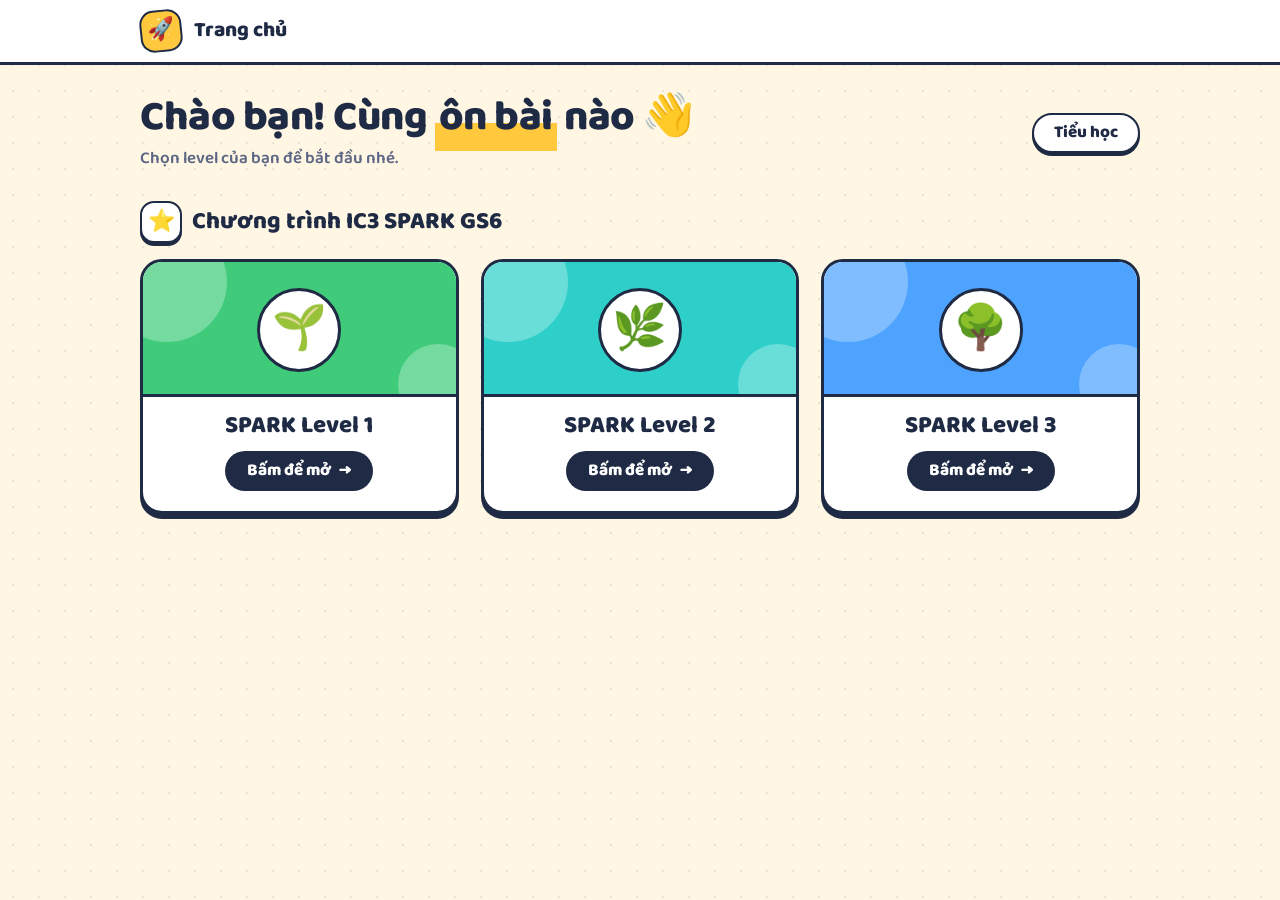
<file: index.html>
<!DOCTYPE html>
<html lang="vi">
<head>
<meta charset="utf-8">
<meta name="viewport" content="width=device-width,initial-scale=1">
<title>Trang chủ</title>
<link rel="preconnect" href="https://fonts.googleapis.com">
<link rel="preconnect" href="https://fonts.gstatic.com" crossorigin>
<link href="https://fonts.googleapis.com/css2?family=Baloo+2:wght@500;600;700;800&display=swap" rel="stylesheet">
<link rel="stylesheet" href="student.css?v=3">
</head>
<body>
<div class="topbar"><div class="wrap"><a href="#/"><span id="siteIcon"></span><span id="siteTitle"></span></a></div></div>
<main class="wrap" id="app"><div class="empty">Đang tải…</div></main>
<script>
const esc=s=>String(s??'').replace(/[&<>"']/g,c=>({'&':'&amp;','<':'&lt;','>':'&gt;','"':'&quot;',"'":'&#39;'}[c]));
const safeUrl=u=>/^(https?:\/\/|quiz\.html\?|flashcard\.html\?)/i.test(u||'')?u:'';
const md=s=>esc(s).replace(/\*\*(.+?)\*\*/g,'<b>$1</b>');
let D,cur=0;

function render(){
  document.getElementById('siteIcon').textContent=D.siteIcon||'';
  document.getElementById('siteTitle').textContent=D.siteTitle||'';
  document.title=D.siteTitle||'Trang chủ';
  const groups=D.groups||[], g=groups[cur]||{programs:[]};

  let h=`<section class="hero"><div><h1>Chào bạn! Cùng <mark>ôn bài</mark> nào 👋</h1><p>Chọn level của bạn để bắt đầu nhé.</p></div>`;
  if(groups.length>1) h+=`<div class="tabs" role="group" aria-label="Chọn cấp học">${groups.map((x,j)=>`<button class="tab" data-g="${j}" aria-pressed="${j===cur}">${esc(x.name)}</button>`).join('')}</div>`;
  else if(groups.length===1) h+=`<span class="badge-group">${esc(g.name)}</span>`;
  h+=`</section>`;

  const progs=g.programs||[];
  progs.forEach((p,i)=>{
    h+=`<section class="prog"><div class="sec-head"><h2><span class="sico">${esc(p.icon)}</span>${esc(p.title)}</h2></div><div class="levels">`;
    h+=(p.levels||[]).map((l,li)=>{
      return `<a class="level ${esc(l.color)}" href="#/${cur}/${i}/${li}">
        <div class="top"><div class="ico">${esc(l.icon)}</div></div>
        <div class="body"><h3>${esc(l.name)}</h3><span class="go">Bấm để mở <i>→</i></span></div></a>`;
    }).join('')+`</div></section>`;
  });
  if(!progs.length&&groups.length) h+=`<div class="empty">Chưa có chương trình nào.</div>`;

  document.getElementById('app').innerHTML=h;

  document.querySelectorAll('.tab').forEach(b=>b.onclick=()=>{cur=+b.dataset.g;render()});
}

// Dữ liệu cũ (reviews) vẫn đọc được: chuyển thành 1 chủ đề không tên
const legacy=l=>(l.reviews&&l.reviews.length)?[{title:'',lessons:l.reviews.map((r,n)=>({nums:String(n+1),name:r.name,lessonUrl:'',reviewUrl:r.url}))}]:[];
const btn=(u,cls,label,back)=>{u=safeUrl(u);if(u&&back&&/^quiz\.html\?/i.test(u))u+='&b='+back;return u?`<a class="lb ${cls}" href="${esc(u)}"${/^https?:/i.test(u)?' target="_blank" rel="noopener"':''}>${label}</a>`:`<span class="lb off">${label}</span>`};
function renderReview(gi,pi,li){
  const l=(((D.groups[gi]||{}).programs||[])[pi]||{}).levels?.[li];
  if(!l){location.hash='#/';return}
  const topics=l.topics||legacy(l),doc=safeUrl(l.docUrl),col=esc(l.color||'blue');
  const rows=t=>(t.lessons||[]).map(s=>`<div class="lrow"><span class="lnum">${esc(s.nums)}</span><span class="lname">${esc(s.name)}</span><div class="lbtns">${btn(s.lessonUrl,'les','Thẻ ghi nhớ')}${btn(s.reviewUrl,'rev','Ôn tập',gi+'/'+pi+'/'+li)}</div></div>`).join('')||'<div class="empty">Chưa có bài nào.</div>';
  document.getElementById('app').innerHTML=`<div class="navrow"><a class="back" href="#/">← Quay lại</a>${doc?`<a class="back" href="${esc(doc)}" target="_blank" rel="noopener">📄 Tài liệu</a>`:''}</div>
    <div class="banner ${col}"><div class="bmain"><div class="ico">${esc(l.icon||'📝')}</div><h1>${esc(l.reviewTitle||l.name)}</h1></div></div>`
  +(topics.length?topics.map(t=>`<section class="topic">${t.title?`<h2>${esc(t.title)}</h2>`:''}<div class="lrows ${col}">${rows(t)}</div></section>`).join(''):'<div class="empty">Chưa có bài nào.</div>');
}

function setBrand(){
  document.getElementById('siteIcon').textContent=D.siteIcon||'';
  document.getElementById('siteTitle').textContent=D.siteTitle||'';
  document.title=D.siteTitle||'Trang chủ';
}
function route(){
  setBrand();
  const m=location.hash.match(/^#\/(\d+)\/(\d+)\/(\d+)$/);
  if(m){cur=+m[1];renderReview(+m[1],+m[2],+m[3])}else render();
  window.scrollTo(0,0);
}
window.addEventListener('hashchange',()=>D&&route());
const sc=document.createElement('script');
sc.src='data.js?v='+Date.now();
sc.onload=()=>{D=window.SITE_DATA;route()};
sc.onerror=()=>document.getElementById('app').innerHTML='<div class="empty">Không tải được dữ liệu (data.js).</div>';
document.body.appendChild(sc);
</script>
</body>
</html>
</file>
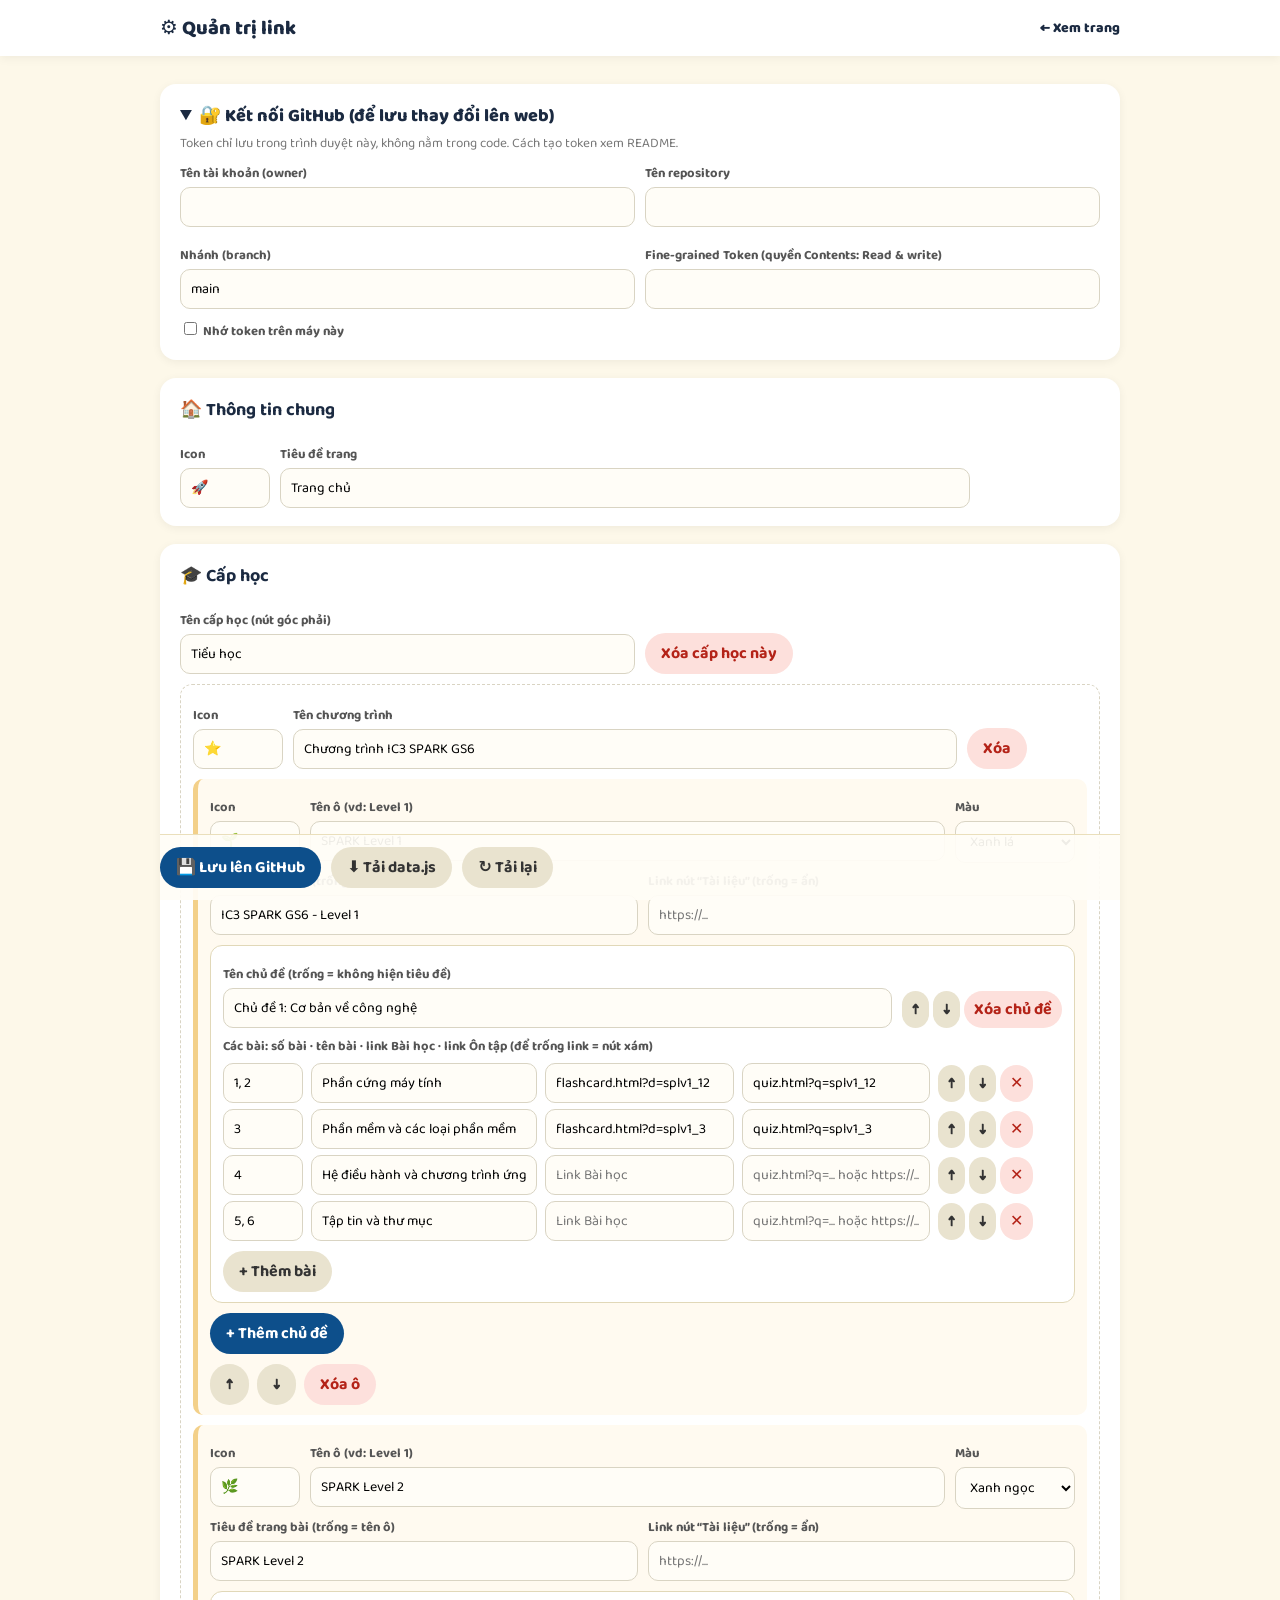
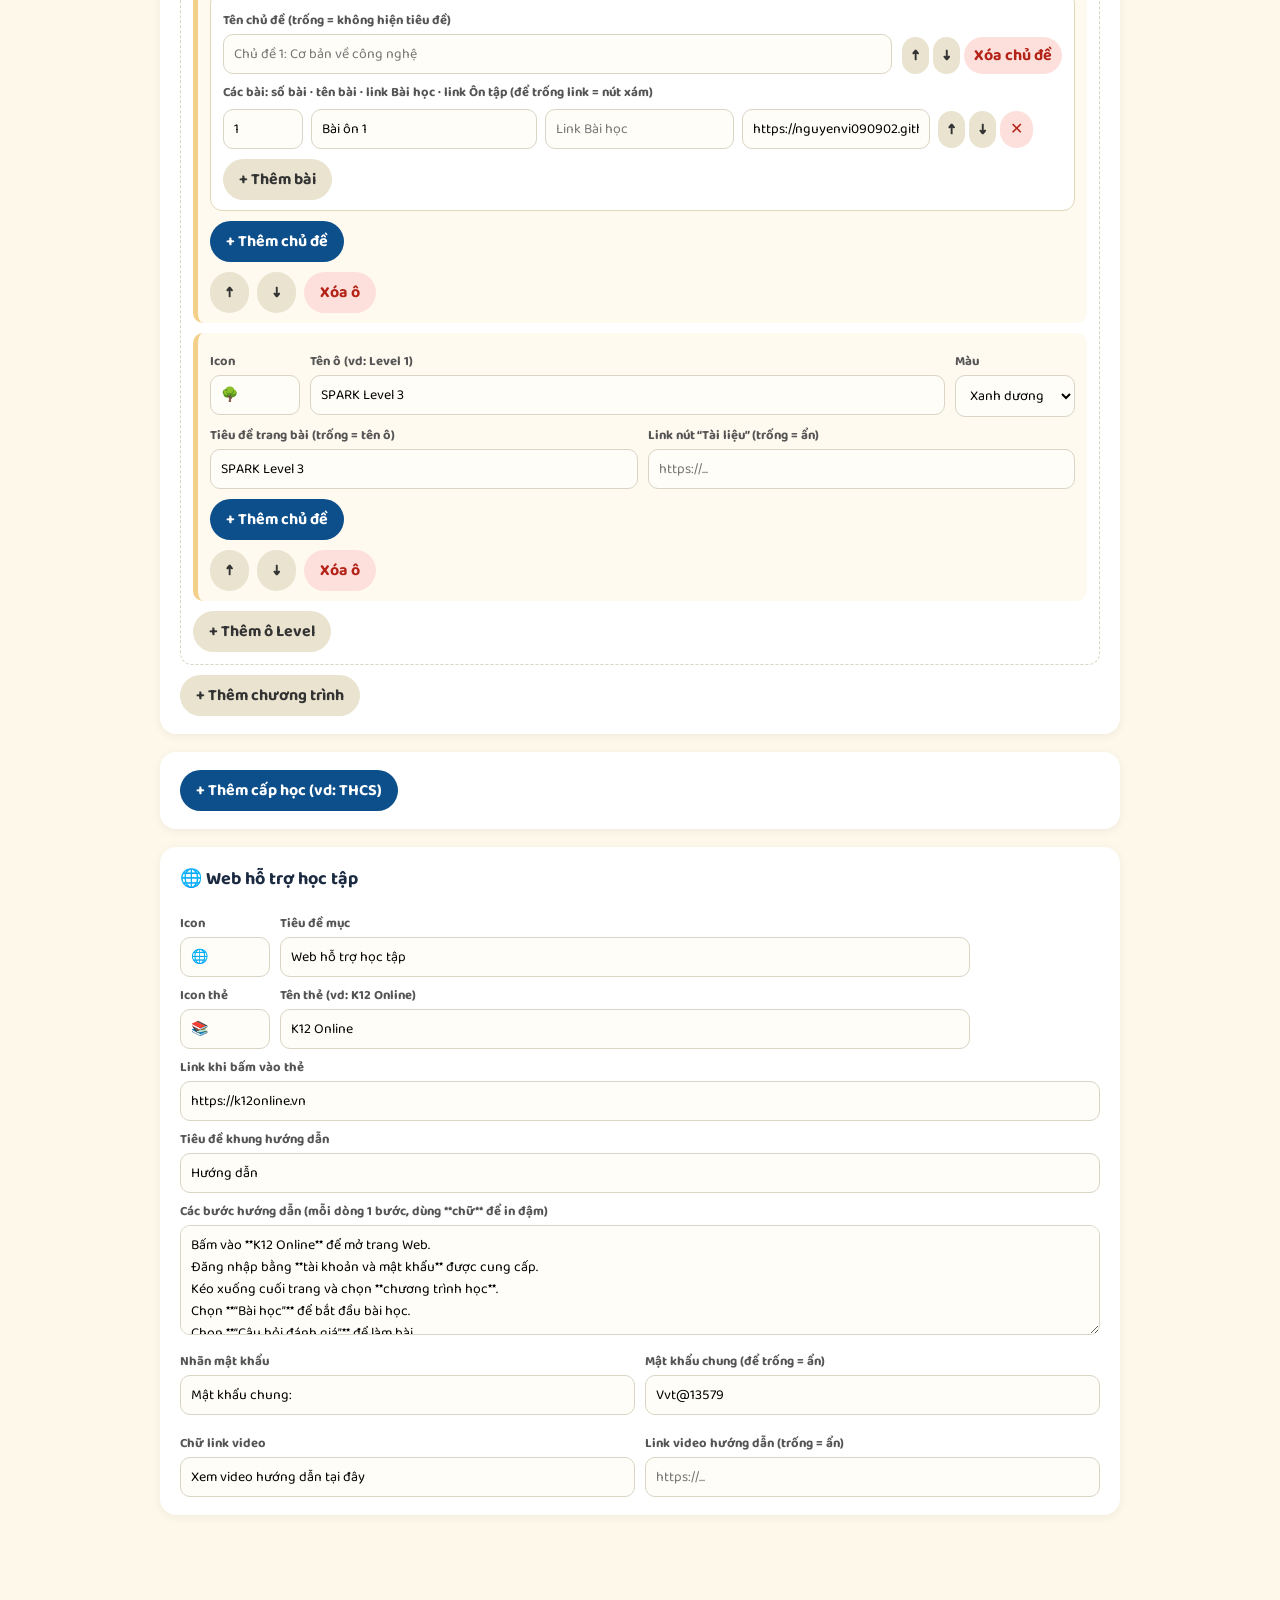
<file: admin.html>
<!DOCTYPE html>
<html lang="vi">
<head>
<meta charset="utf-8">
<meta name="viewport" content="width=device-width,initial-scale=1">
<title>Quản trị link</title>
<meta name="robots" content="noindex">
<link href="https://fonts.googleapis.com/css2?family=Baloo+2:wght@500;600;700;800&display=swap" rel="stylesheet">
<link rel="stylesheet" href="style.css">
<style>
.card{background:#fff;border-radius:16px;padding:18px 20px;margin-bottom:18px;box-shadow:0 2px 10px rgba(0,0,0,.06)}
.card h3{margin:0 0 12px;font-size:18px}
label{display:block;font-size:13px;font-weight:700;margin:8px 0 3px;color:#555}
input,select,textarea{width:100%;font:inherit;font-size:14px;padding:8px 10px;border:1.5px solid #d9d4c3;border-radius:10px;background:#fffdf7}
textarea{min-height:110px;resize:vertical}
.g2{display:grid;grid-template-columns:1fr 1fr;gap:10px}
.g3{display:grid;grid-template-columns:90px 1fr 120px;gap:10px}
.g4r{display:grid;grid-template-columns:80px 1.2fr 1fr 1fr 124px;gap:8px;margin:6px 0;align-items:center}
.g2t{display:grid;grid-template-columns:1fr auto;gap:10px;align-items:end}
.tp{border:1.5px solid #e1d8b8;background:#fff;border-radius:12px;padding:10px 12px;margin:10px 0}
.mini{display:flex;gap:4px}.mini .b{padding:6px 10px}
.sub{border:1.5px dashed #d9d4c3;border-radius:12px;padding:12px;margin:10px 0}
.lv{border-left:5px solid #f3d089;background:#fffaf0;border-radius:10px;padding:10px 12px;margin:10px 0}
.bar{display:flex;gap:8px;flex-wrap:wrap;align-items:center;margin-top:10px}
button.b{border:0;border-radius:999px;padding:8px 16px;font:inherit;font-weight:700;cursor:pointer;background:#e9e3cf;color:#333}
button.b.p{background:var(--blue);color:#fff}
button.b.d{background:#fde0dc;color:#b42318}
.sticky{position:sticky;bottom:0;background:#fffdf7ee;padding:12px 0;border-top:1px solid #eadfbb;display:flex;gap:10px;flex-wrap:wrap;align-items:center;z-index:3}
#msg{font-weight:700}
.ok{color:#1a7f37}.err{color:#b42318}
details summary{cursor:pointer;font-weight:800;font-size:18px}
small{color:#777}
@media(max-width:600px){.g4r,.g2,.g2t,.g3{grid-template-columns:1fr}}
</style>
</head>
<body>
<div class="topbar"><div class="wrap">⚙️ Quản trị link <a href="index.html" style="margin-left:auto;font-size:14px">← Xem trang</a></div></div>
<main class="wrap">
<div class="card">
<details id="conn"><summary>🔐 Kết nối GitHub (để lưu thay đổi lên web)</summary>
<small>Token chỉ lưu trong trình duyệt này, không nằm trong code. Cách tạo token xem README.</small>
<div class="g2">
<div><label>Tên tài khoản (owner)</label><input id="owner"></div>
<div><label>Tên repository</label><input id="repo"></div>
<div><label>Nhánh (branch)</label><input id="branch" value="main"></div>
<div><label>Fine-grained Token (quyền Contents: Read & write)</label><input id="token" type="password" autocomplete="off"></div>
</div>
<div class="bar"><label style="margin:0"><input type="checkbox" id="remember" style="width:auto"> Nhớ token trên máy này</label></div>
</details></div>
<div id="editor"><div class="empty">Đang tải…</div></div>
<div class="sticky">
<button class="b p" id="save">💾 Lưu lên GitHub</button>
<button class="b" id="dl">⬇ Tải data.js</button>
<button class="b" id="reload">↻ Tải lại</button>
<span id="msg"></span>
</div>
</main>
<script>
const esc=s=>String(s??'').replace(/[&<>"']/g,c=>({'&':'&amp;','<':'&lt;','>':'&gt;','"':'&quot;',"'":'&#39;'}[c]));
const COLORS={yellow:'Vàng',orange:'Cam',red:'Đỏ',green:'Xanh lá',blue:'Xanh dương',purple:'Tím',teal:'Xanh ngọc',pink:'Hồng'};
let D;
const $=id=>document.getElementById(id);
const msg=(t,c)=>{$('msg').textContent=t;$('msg').className=c||''};

// auto-detect owner/repo from github.io URL
(function(){
  const s=JSON.parse(localStorage.getItem('gh_conn')||'{}');
  const m=location.hostname.match(/^(.+)\.github\.io$/);
  $('owner').value=s.owner||(m?m[1]:'');
  $('repo').value=s.repo||(m?location.pathname.split('/')[1]||'':'');
  $('branch').value=s.branch||'main';
  if(s.token){$('token').value=s.token;$('remember').checked=true}
  else $('conn').open=true;
})();

function parse(txt){return JSON.parse(txt.replace(/^[^{]*/,'').replace(/;\s*$/,''))}
function load(){
  const old=document.getElementById('dataScript');if(old)old.remove();
  delete window.SITE_DATA;
  const sc=document.createElement('script');sc.id='dataScript';
  sc.src='data.js?v='+Date.now();
  sc.onload=()=>{D=JSON.parse(JSON.stringify(window.SITE_DATA));
    D.groups.forEach(g=>g.programs.forEach(p=>p.levels.forEach(l=>{
      if(!l.topics)l.topics=(l.reviews&&l.reviews.length)?[{title:'',lessons:l.reviews.map((r,n)=>({nums:String(n+1),name:r.name||'',lessonUrl:'',reviewUrl:r.url||''}))}]:[];
      l.topics.forEach(t=>t.lessons=t.lessons||[]);
      l.reviewTitle=l.reviewTitle??l.name;l.docUrl=l.docUrl||'';
      delete l.reviews;delete l.reviewIcon;delete l.lessonUrl;delete l.reviewUrl})));
    render();msg('')};
  sc.onerror=()=>{$('editor').innerHTML='<div class="empty">Không tải được data.js</div>'};
  document.body.appendChild(sc);
}
function opts(sel){return Object.entries(COLORS).map(([k,v])=>`<option value="${k}"${k===sel?' selected':''}>${v}</option>`).join('')}
function input(p,label,v,ph){return `<div><label>${label}</label><input data-p="${p}" value="${esc(v)}" placeholder="${esc(ph||'')}"></div>`}

function render(){
  let h=`<div class="card"><h3>🏠 Thông tin chung</h3><div class="g3">${input('siteIcon','Icon',D.siteIcon)}${input('siteTitle','Tiêu đề trang',D.siteTitle)}<div></div></div></div>`;
  D.groups.forEach((g,gi)=>{
    h+=`<div class="card"><h3>🎓 Cấp học</h3>
      <div class="g2">${input(`groups.${gi}.name`,'Tên cấp học (nút góc phải)',g.name)}
      <div class="bar" style="align-items:end"><button class="b d" data-act="delGroup" data-i="${gi}">Xóa cấp học này</button></div></div>`;
    g.programs.forEach((p,pi)=>{
      h+=`<div class="sub"><div class="g3">${input(`groups.${gi}.programs.${pi}.icon`,'Icon',p.icon)}${input(`groups.${gi}.programs.${pi}.title`,'Tên chương trình',p.title)}<div class="bar" style="align-items:end"><button class="b d" data-act="delProg" data-g="${gi}" data-i="${pi}">Xóa</button></div></div>`;
      p.levels.forEach((l,li)=>{
        const b=`groups.${gi}.programs.${pi}.levels.${li}`,al=`data-g="${gi}" data-p="${pi}" data-i="${li}"`;
        h+=`<div class="lv"><div class="g3">${input(b+'.icon','Icon',l.icon)}${input(b+'.name','Tên ô (vd: Level 1)',l.name)}
          <div><label>Màu</label><select data-p="${b}.color">${opts(l.color)}</select></div></div>
          <div class="g2">${input(b+'.reviewTitle','Tiêu đề trang bài (trống = tên ô)',l.reviewTitle,'IC3 SPARK GS6 - Level 1')}${input(b+'.docUrl','Link nút “Tài liệu” (trống = ẩn)',l.docUrl,'https://...')}</div>`;
        (l.topics||[]).forEach((t,ti)=>{
          const tb=`${b}.topics.${ti}`,at=`${al} data-t="${ti}"`;
          h+=`<div class="tp"><div class="g2t">${input(tb+'.title','Tên chủ đề (trống = không hiện tiêu đề)',t.title,'Chủ đề 1: Cơ bản về công nghệ')}
            <div class="mini"><button class="b" data-act="upTp" ${at}>↑</button><button class="b" data-act="downTp" ${at}>↓</button><button class="b d" data-act="delTp" ${at}>Xóa chủ đề</button></div></div>
            <label>Các bài: số bài · tên bài · link Bài học · link Ôn tập (để trống link = nút xám)</label>`;
          (t.lessons||[]).forEach((s,si)=>{
            const sb=`${tb}.lessons.${si}`,as=`${at} data-r="${si}"`;
            h+=`<div class="g4r"><input data-p="${sb}.nums" value="${esc(s.nums)}" placeholder="1, 2"><input data-p="${sb}.name" value="${esc(s.name)}" placeholder="Tên bài"><input data-p="${sb}.lessonUrl" value="${esc(s.lessonUrl)}" placeholder="Link Bài học"><input data-p="${sb}.reviewUrl" value="${esc(s.reviewUrl)}" placeholder="quiz.html?q=... hoặc https://..."><span class="mini"><button class="b" data-act="upLs" ${as}>↑</button><button class="b" data-act="downLs" ${as}>↓</button><button class="b d" data-act="delLs" ${as}>✕</button></span></div>`;
          });
          h+=`<div class="bar"><button class="b" data-act="addLs" ${at}>+ Thêm bài</button></div></div>`;
        });
        h+=`<div class="bar"><button class="b p" data-act="addTp" ${al}>+ Thêm chủ đề</button></div>
          <div class="bar"><button class="b" data-act="up" ${al}>↑</button><button class="b" data-act="down" ${al}>↓</button><button class="b d" data-act="delLv" ${al}>Xóa ô</button></div></div>`;
      });
      h+=`<button class="b" data-act="addLv" data-g="${gi}" data-i="${pi}">+ Thêm ô Level</button></div>`;
    });
    h+=`<div class="bar"><button class="b" data-act="addProg" data-i="${gi}">+ Thêm chương trình</button></div></div>`;
  });
  h+=`<div class="card"><button class="b p" data-act="addGroup">+ Thêm cấp học (vd: THCS)</button></div>`;
  const s=D.support;
  h+=`<div class="card"><h3>🌐 Web hỗ trợ học tập</h3>
    <div class="g3">${input('support.icon','Icon',s.icon)}${input('support.title','Tiêu đề mục',s.title)}<div></div></div>
    <div class="g3">${input('support.cardIcon','Icon thẻ',s.cardIcon)}${input('support.cardName','Tên thẻ (vd: K12 Online)',s.cardName)}<div></div></div>
    ${input('support.cardUrl','Link khi bấm vào thẻ',s.cardUrl,'https://...')}
    ${input('support.guideTitle','Tiêu đề khung hướng dẫn',s.guideTitle)}
    <label>Các bước hướng dẫn (mỗi dòng 1 bước, dùng **chữ** để in đậm)</label>
    <textarea data-p="support.steps" data-lines="1">${esc((s.steps||[]).join('\n'))}</textarea>
    <div class="g2">${input('support.passwordLabel','Nhãn mật khẩu',s.passwordLabel)}${input('support.password','Mật khẩu chung (để trống = ẩn)',s.password)}
    ${input('support.videoText','Chữ link video',s.videoText)}${input('support.videoUrl','Link video hướng dẫn (trống = ẩn)',s.videoUrl,'https://...')}</div></div>`;
  $('editor').innerHTML=h;
}
function setPath(p,v){const k=p.split('.');let o=D;for(let i=0;i<k.length-1;i++)o=o[k[i]];o[k[k.length-1]]=v}
document.addEventListener('input',e=>{
  const p=e.target.dataset.p;if(!p)return;
  setPath(p,e.target.dataset.lines?e.target.value.split('\n').map(x=>x.trim()).filter(Boolean):e.target.value);
});
document.addEventListener('click',e=>{
  const b=e.target.closest('[data-act]');if(!b)return;
  const a=b.dataset.act,g=+b.dataset.g,i=+b.dataset.i,p=+b.dataset.p;
  if(a==='addGroup')D.groups.push({name:'Cấp học mới',programs:[]});
  if(a==='delGroup'&&confirm('Xóa cả cấp học này?'))D.groups.splice(i,1);
  if(a==='addProg')D.groups[i].programs.push({title:'Chương trình mới',icon:'⭐',levels:[]});
  if(a==='delProg'&&confirm('Xóa chương trình này?'))D.groups[g].programs.splice(i,1);
  if(a==='addLv')D.groups[g].programs[i].levels.push({name:'Level mới',icon:'🌟',color:'blue',reviewTitle:'Level mới',docUrl:'',topics:[]});
  if(a==='delLv'&&confirm('Xóa ô này?'))D.groups[g].programs[p].levels.splice(i,1);
  const LV=()=>D.groups[g].programs[p].levels[i];
  const TP=()=>LV().topics,LS=()=>TP()[+b.dataset.t].lessons,mv=(A,x,y)=>{if(y>=0&&y<A.length)[A[x],A[y]]=[A[y],A[x]]};
  if(a==='addTp')TP().push({title:'Chủ đề '+(TP().length+1),lessons:[]});
  if(a==='delTp'&&confirm('Xóa chủ đề này và các bài trong đó?'))TP().splice(+b.dataset.t,1);
  if(a==='upTp'||a==='downTp'){const t=+b.dataset.t;mv(TP(),t,a==='upTp'?t-1:t+1)}
  if(a==='addLs'){const n=TP().reduce((x,t)=>x+t.lessons.length,0)+1;LS().push({nums:String(n),name:'Bài mới',lessonUrl:'',reviewUrl:''})}
  if(a==='delLs')LS().splice(+b.dataset.r,1);
  if(a==='upLs'||a==='downLs'){const r=+b.dataset.r;mv(LS(),r,a==='upLs'?r-1:r+1)}
  if(a==='up'||a==='down'){const L=D.groups[g].programs[p].levels,j=a==='up'?i-1:i+1;if(j>=0&&j<L.length)[L[i],L[j]]=[L[j],L[i]]}
  render();
});
const out=()=>'window.SITE_DATA = '+JSON.stringify(D,null,2)+';\n';
$('dl').onclick=()=>{const a=document.createElement('a');a.href=URL.createObjectURL(new Blob([out()],{type:'text/javascript'}));a.download='data.js';a.click()};
$('reload').onclick=()=>{if(confirm('Bỏ thay đổi chưa lưu và tải lại?'))load()};
$('save').onclick=async()=>{
  const owner=$('owner').value.trim(),repo=$('repo').value.trim(),branch=$('branch').value.trim()||'main',token=$('token').value.trim();
  if(!owner||!repo||!token){$('conn').open=true;return msg('Cần nhập owner, repo và token','err')}
  localStorage.setItem('gh_conn',JSON.stringify({owner,repo,branch,token:$('remember').checked?token:''}));
  msg('Đang lưu…');
  const url=`https://api.github.com/repos/${owner}/${repo}/contents/data.js`;
  const H={Authorization:'Bearer '+token,Accept:'application/vnd.github+json'};
  try{
    const r1=await fetch(url+'?ref='+encodeURIComponent(branch),{headers:H});
    if(!r1.ok&&r1.status!==404)throw new Error(r1.status===401||r1.status===403?'Token sai hoặc thiếu quyền':'Lỗi đọc file ('+r1.status+')');
    const sha=r1.ok?(await r1.json()).sha:undefined;
    const bytes=new TextEncoder().encode(out());let bin='';bytes.forEach(c=>bin+=String.fromCharCode(c));
    const r2=await fetch(url,{method:'PUT',headers:H,body:JSON.stringify({message:'Cập nhật link từ trang quản trị',content:btoa(bin),sha,branch})});
    if(!r2.ok)throw new Error((await r2.json()).message||('Lỗi '+r2.status));
    msg('Đã lưu ✓ Web sẽ cập nhật sau khoảng 1–2 phút.','ok');
  }catch(e){msg('Lỗi: '+e.message,'err')}
};
load();
</script>
</body>
</html>
</file>
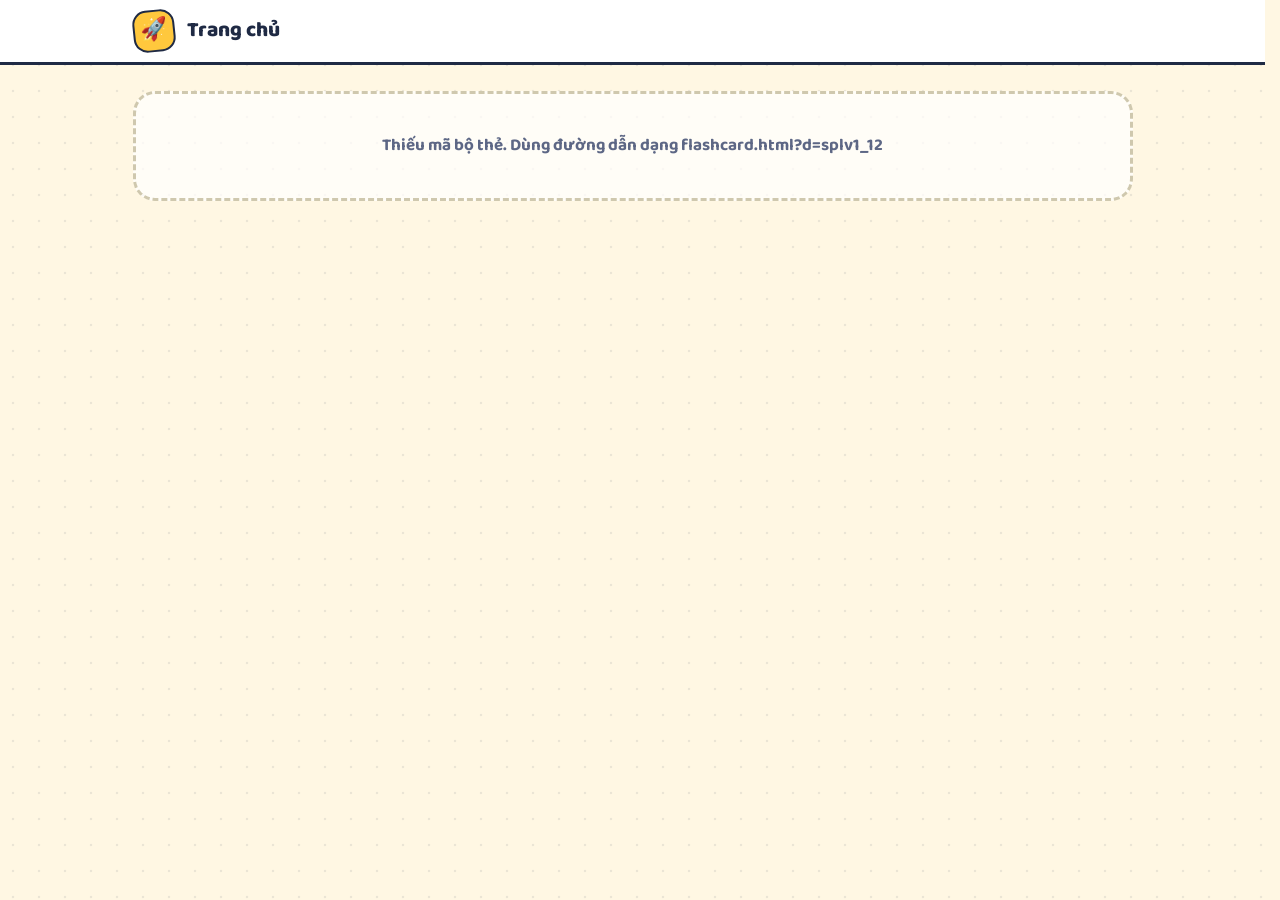
<file: flashcard.html>
<!DOCTYPE html>
<html lang="vi">
<head>
<meta charset="utf-8">
<meta name="viewport" content="width=device-width,initial-scale=1">
<title>Thẻ ghi nhớ</title>
<link rel="preconnect" href="https://fonts.googleapis.com">
<link rel="preconnect" href="https://fonts.gstatic.com" crossorigin>
<link href="https://fonts.googleapis.com/css2?family=Baloo+2:wght@500;600;700;800&display=swap" rel="stylesheet">
<link rel="stylesheet" href="student.css?v=3">
<style>
.navrow{display:flex;justify-content:space-between;align-items:center;gap:12px;flex-wrap:wrap}
.navrow .back{margin-bottom:12px}
.fc-banner{display:flex;align-items:center;gap:16px;flex-wrap:wrap}
.fc-banner h1{margin:0;font-size:clamp(22px,4vw,32px);font-weight:800;line-height:1.1}
.fc-banner p{margin:2px 0 0;font-weight:700}
.fc-banner .ico{display:grid;place-items:center;flex:none;width:64px;height:64px;border-radius:50%;background:#fff;border:3px solid var(--line);font-size:34px}

.fc-bar{display:flex;align-items:center;gap:14px;margin:0 0 18px}
.fc-count{flex:none;font-weight:800;font-size:18px;min-width:70px}
.fc-track{flex:1;height:18px;background:#fff;border:2.5px solid var(--line);border-radius:999px;overflow:hidden}
.fc-fill{height:100%;width:0;background:var(--c);border-right:2.5px solid var(--line);transition:width .25s}
.fc-stats{flex:none;font-weight:800;font-size:15px;display:flex;gap:10px}
.fc-stats span{background:#fff;border:2px solid var(--line);border-radius:999px;padding:1px 12px}

html{scrollbar-gutter:stable}
.scene{perspective:2600px;margin:0 auto;max-width:720px}
.card{display:grid;will-change:transform;transform-style:preserve-3d;transition:transform .45s cubic-bezier(.3,.7,.3,1);cursor:pointer;min-height:min(420px,62vh);outline-offset:6px;border-radius:var(--radius)}
.card.flipped{transform:rotateY(180deg)}
.face{grid-area:1/1;display:flex;flex-direction:column;align-items:center;justify-content:center;gap:16px;padding:60px 28px 40px;text-align:center;border:3px solid var(--line);border-radius:var(--radius);box-shadow:var(--shadow);backface-visibility:hidden;-webkit-backface-visibility:hidden;position:relative}
.face.front{background:#fff}
.face.back{background:var(--ct);transform:rotateY(180deg)}
.face .tag{position:absolute;top:16px;left:16px;font-weight:800;font-size:14px;background:var(--c);border:2.5px solid var(--line);border-radius:999px;padding:2px 14px;max-width:calc(100% - 100px)}
.face .side{position:absolute;top:16px;right:16px;font-weight:800;font-size:14px;color:var(--muted)}
.face .fico{display:grid;place-items:center;width:84px;height:84px;border-radius:50%;background:var(--ct);border:3px solid var(--line);font-size:44px;line-height:1}
.face.back .fico{background:#fff}
[hidden]{display:none!important}
.face .pic{display:block;width:auto;height:auto;max-width:min(100%,400px);max-height:210px;object-fit:contain;background:#fff;border:3px solid var(--line);border-radius:18px;padding:8px}
.face .txt{font-weight:800;font-size:clamp(24px,4.6vw,38px);line-height:1.2;max-width:34ch}
.face.back .txt{font-weight:700;font-size:clamp(20px,3.6vw,28px);text-align:left;display:grid;gap:10px;max-width:40ch}
.face.back .txt p{margin:0}
.face.back .txt p+p{padding-top:10px;border-top:2.5px dashed rgba(31,42,68,.25)}
.face.back .txt.cols{grid-auto-flow:column;grid-template-columns:auto auto;gap:12px 40px;max-width:100%;justify-content:center}
.face.back .txt.cols p+p{padding-top:0;border-top:0}
.face.back .txt.one{text-align:center}
.face.back .txt b{background:#fff;border-radius:8px;padding:0 6px}
.face .hint{position:absolute;bottom:14px;left:0;right:0;font-weight:700;font-size:14px;color:var(--muted)}

.fc-ctrl{display:flex;justify-content:center;align-items:center;gap:12px;flex-wrap:wrap;margin:26px 0 14px}
.fb{font:inherit;font-weight:800;font-size:17px;cursor:pointer;color:var(--ink);background:#fff;border:2.5px solid var(--line);border-radius:999px;padding:8px 24px;box-shadow:0 3px 0 var(--ink);transition:transform .12s,box-shadow .12s,background .12s}
.fb:hover:not(:disabled){transform:translateY(-2px);box-shadow:0 5px 0 var(--ink)}
.fb:active:not(:disabled){transform:translateY(2px);box-shadow:0 1px 0 var(--ink)}
.fb:disabled{background:#e3e0d6;color:var(--muted);border-style:dashed;box-shadow:none;cursor:default}
.fb.flip{background:var(--ink);color:#fff;padding:8px 32px}
.fb.no{background:#ffdeda}
.fb.yes{background:#d8f5e4}
.fb.big{font-size:19px;padding:10px 30px}
.fc-main{display:flex;align-items:flex-start;justify-content:center;gap:24px}
.fc-main .scene{flex:1 1 auto;min-width:0;max-width:720px;margin:0}
.fc-main .fc-ctrl{flex:none;flex-direction:column;align-items:stretch;justify-content:flex-start;gap:12px;width:170px;margin:0}
.fc-main .fc-ctrl .fb{width:100%;text-align:center;padding-left:12px;padding-right:12px}
.fc-tools{display:flex;justify-content:center;gap:10px;flex-wrap:wrap;margin-top:6px}
.fc-tools .fb{font-size:15px;padding:5px 18px}

.fc-done{max-width:560px;margin:10px auto;text-align:center;background:#fff;border:3px solid var(--line);border-radius:var(--radius);box-shadow:var(--shadow);padding:30px 24px}
.fc-done .trophy{font-size:60px;line-height:1}
.fc-done h2{margin:10px 0 6px;font-size:30px;font-weight:800}
.fc-done p{margin:0 0 18px;font-weight:700;color:var(--muted)}
.fc-done .fc-ctrl{margin:0}
.fc-done a.fb{text-decoration:none;display:inline-block}

@media(max-width:820px){
  .fc-main{flex-direction:column;align-items:stretch;gap:0}
  .fc-main .scene{max-width:none}
  .fc-main .fc-ctrl{flex-direction:row;width:100%;margin:22px 0 10px;justify-content:flex-end}
  .fc-main .fc-ctrl .fb{width:auto;flex:1}
}
@media(max-width:560px){
  .face.back .txt.cols{grid-auto-flow:row;grid-template-columns:1fr;grid-template-rows:none!important;justify-content:stretch;gap:10px}
  .face.back .txt.cols p+p{padding-top:10px;border-top:2.5px dashed rgba(31,42,68,.25)}
}
@media(max-width:700px){
  .face .pic{max-height:150px}
  .fc-bar{flex-wrap:wrap}
  .fc-track{order:3;flex:1 1 100%}
  .fc-stats{margin-left:auto}
  .face{padding:56px 18px 38px}
  .fb{padding:8px 18px}
  .fb.big{flex:1}
}
@media(prefers-reduced-motion:reduce){.card{transition:none}}
</style>
</head>
<body>
<div class="topbar"><div class="wrap"><a href="index.html"><span id="siteIcon">🚀</span><span>Trang chủ</span></a></div></div>
<main class="wrap" id="app"><div class="empty">Đang tải…</div></main>

<script>
const esc=s=>String(s??'').replace(/[&<>"']/g,c=>({'&':'&amp;','<':'&lt;','>':'&gt;','"':'&quot;',"'":'&#39;'}[c]));
const md=s=>esc(s).replace(/\*\*(.+?)\*\*/g,'<b>$1</b>');
const $=id=>document.getElementById(id);

const id=(new URLSearchParams(location.search).get('d')||'').replace(/[^\w-]/g,'');
let DECK,all,queue,pos,flipped,known,again;

const backUrl=()=>/^index\.html(#.*)?$/.test(DECK.backUrl||'')?DECK.backUrl:'index.html';
function shuffle(a){a=a.slice();for(let i=a.length-1;i>0;i--){const j=Math.floor(Math.random()*(i+1));[a[i],a[j]]=[a[j],a[i]]}return a}

function start(order){
  queue=order;pos=0;flipped=false;known=new Set();again=new Set();
  shell();show(false);
}

function shell(){
  const col=esc(DECK.color||'blue');
  $('app').innerHTML=`<div class="${col}">
    <div class="navrow"><a class="back" href="${esc(backUrl())}">← Quay lại</a></div>
    <div class="banner ${col} fc-banner">
      <div class="bmain"><div class="ico">${esc(DECK.icon||'🃏')}</div><div><h1>${esc(DECK.title)}</h1>${DECK.subtitle?`<p>${esc(DECK.subtitle)}</p>`:''}</div></div>
    </div>
    <div id="study">
      <div class="fc-bar"><div class="fc-count" id="count"></div><div class="fc-track"><div class="fc-fill" id="fill"></div></div>
        <div class="fc-stats"><span id="sYes">✅ 0</span></div></div>
      <div class="fc-main"><div class="scene"><div class="card" id="card" role="button" tabindex="0" aria-label="Thẻ ghi nhớ, bấm để lật">
        <div class="face front"><span class="tag" id="tag"></span><span class="side">Câu hỏi</span><div class="txt" id="front"></div><div class="hint">Bấm vào thẻ để xem đáp án</div></div>
        <div class="face back"><span class="tag" id="tag2"></span><span class="side">Đáp án</span><img class="pic" id="pic2" alt="" hidden><div class="fico" id="fico2"></div><div class="txt" id="back"></div></div>
      </div></div>
      <div class="fc-ctrl">
        <button class="fb big flip" id="flip">Lật thẻ</button>
        <button class="fb big yes" id="yes" disabled>✅ Đã nhớ</button>
      </div></div>
    </div>
    <div id="done" hidden></div>
  </div>`;
  $('card').onclick=flip;
  $('flip').onclick=flip;
  $('yes').onclick=mark;
}

function setPic(im,ico,src,icon){
  const showIcon=()=>{im.hidden=true;im.removeAttribute('src');ico.textContent=icon||'';ico.hidden=!icon};
  im.onerror=showIcon;
  if(src){im.src=src;im.hidden=false;ico.hidden=true}
  else showIcon();
}
function fill(c){
  $('tag').textContent=$('tag2').textContent=c.tag||'';
  setPic($('pic2'),$('fico2'),c.imgBack||c.img,c.icon);
  $('front').innerHTML=md(c.front);
  const lines=String(c.back).split('\n');
  const cols=lines.length>=4&&Math.max(...lines.map(l=>l.replace(/\*\*/g,'').length))<=40;
  const B=$('back');
  B.className='txt'+(lines.length===1?' one':'')+(cols?' cols':'');
  B.style.gridTemplateRows=cols?'repeat('+Math.ceil(lines.length/2)+',auto)':'';
  $('back').innerHTML=lines.map(l=>`<p>${md(l)}</p>`).join('');
}

function show(delay){
  if(pos>=queue.length)return finish();
  $('study').hidden=false;$('done').hidden=true;
  const c=all[queue[pos]];
  const wasFlipped=$('card').classList.contains('flipped');
  flipped=false;
  $('card').classList.remove('flipped');
  const reduce=matchMedia('(prefers-reduced-motion:reduce)').matches;
  if(delay&&wasFlipped&&!reduce){setTimeout(()=>fill(c),220)}else fill(c);
  $('count').textContent=(pos+1)+' / '+queue.length;
  $('fill').style.width=(pos/queue.length*100)+'%';$('fill').style.borderRightWidth=pos?'2.5px':'0';
  $('sYes').textContent='✅ '+known.size;
  $('yes').disabled=true;
  $('flip').textContent='Lật thẻ';
}

function flip(){
  if(!queue||pos>=queue.length)return;
  flipped=!flipped;
  $('card').classList.toggle('flipped',flipped);
  $('yes').disabled=!flipped;
  $('flip').textContent=flipped?'Xem câu hỏi':'Lật thẻ';
}

function mark(){
  if(!flipped)return;
  known.add(queue[pos]);
  pos++;show(true);
}

function finish(){
  $('study').hidden=true;
  const d=$('done');d.hidden=false;
  d.innerHTML=`<div class="fc-done">
    <div class="trophy">🏆</div>
    <h2>Em đã học hết bộ thẻ!</h2>
    <p>✅ Đã nhớ ${known.size} / ${queue.length} thẻ</p>
    <div class="fc-ctrl"><button class="fb big flip" id="again">↺ Học lại</button><a class="fb big" href="${esc(backUrl())}">← Về danh sách</a></div></div>`;
  $('again').onclick=()=>start(all.map((_,i)=>i));
}

document.addEventListener('keydown',e=>{
  if(!queue||$('study').hidden)return;
  const t=e.target;
  if(t.closest&&t.closest('button,a'))return;
  if(e.key===' '||e.key==='Enter'){e.preventDefault();flip()}
});

function init(){
  DECK=window.DECK;all=DECK.cards||[];
  document.title=DECK.title+' – Thẻ ghi nhớ';
  // Tải trước toàn bộ hình để lúc lật không bị khựng khi hình mới hiện ra
  all.forEach(c=>[c.img,c.imgBack].forEach(u=>{if(u)new Image().src=u}));
  if(!all.length){$('app').innerHTML='<div class="empty">Bộ thẻ này chưa có thẻ nào.</div>';return}
  start(all.map((_,i)=>i));
}
if(!id){$('app').innerHTML='<div class="empty">Thiếu mã bộ thẻ. Dùng đường dẫn dạng <b>flashcard.html?d=splv1_12</b></div>'}
else{
  const sc=document.createElement('script');
  sc.src='decks/'+id+'.js?v='+Date.now();
  sc.onload=init;
  sc.onerror=()=>$('app').innerHTML='<div class="empty">Không tải được bộ thẻ “'+esc(id)+'”.</div>';
  document.body.appendChild(sc);
}
</script>
</body>
</html>
</file>
<file: student.css>
/* Giao diện học sinh – chỉ dùng cho index.html (admin.html vẫn dùng style.css) */
:root{
  --bg:#fff7e3; --ink:#1f2a44; --muted:#5d6785; --card:#fff; --line:#1f2a44;
  --radius:22px; --shadow:0 5px 0 var(--ink);
  --blue:#1f67c2;
}
*{box-sizing:border-box}
html{-webkit-text-size-adjust:100%}
body{
  margin:0; min-height:100vh; color:var(--ink);
  font-family:"Baloo 2","Nunito","Segoe UI",system-ui,sans-serif; font-size:17px; line-height:1.4;
  background-color:var(--bg);
  background-image:radial-gradient(rgba(31,42,68,.09) 1.4px,transparent 1.6px);
  background-size:26px 26px;
}
a{color:inherit}
:focus-visible{outline:4px solid #4da3ff;outline-offset:3px;border-radius:12px}
.wrap{max-width:1040px;margin:0 auto;padding:0 20px}

/* ---------- Thanh trên ---------- */
.topbar{position:sticky;top:0;z-index:20;background:#fff;border-bottom:3px solid var(--line)}
.topbar .wrap{display:flex;align-items:center;gap:12px;height:62px}
.topbar a{display:flex;align-items:center;gap:12px;text-decoration:none;font-weight:800;font-size:21px}
#siteIcon{display:grid;place-items:center;width:42px;height:42px;border-radius:14px;background:#ffc83d;border:2.5px solid var(--line);font-size:22px;transform:rotate(-6deg)}
#siteIcon:empty{display:none}
main.wrap{padding:26px 20px 40px}

/* ---------- Lời chào ---------- */
.hero{display:flex;align-items:center;justify-content:space-between;gap:16px;flex-wrap:wrap;margin:4px 0 30px}
.hero h1{margin:0;font-size:clamp(28px,5vw,42px);line-height:1.1;font-weight:800;letter-spacing:-.5px}
.hero h1 mark{background:linear-gradient(transparent 58%,#ffc83d 58%);color:inherit;padding:0 4px}
.hero p{margin:6px 0 0;color:var(--muted);font-weight:600}

/* ---------- Chọn cấp học ---------- */
.tabs{display:flex;gap:8px;flex-wrap:wrap}
.tab{font:inherit;font-weight:800;cursor:pointer;background:#fff;color:var(--ink);border:2.5px solid var(--line);border-radius:999px;padding:6px 20px;box-shadow:0 3px 0 var(--ink);transition:transform .12s,box-shadow .12s,background .12s}
.tab:hover{transform:translateY(-2px);box-shadow:0 5px 0 var(--ink)}
.tab[aria-pressed="true"]{background:var(--ink);color:#fff;box-shadow:0 3px 0 #000}
.tab:active{transform:translateY(2px);box-shadow:0 1px 0 var(--ink)}
.badge-group{font-weight:800;background:#fff;border:2.5px solid var(--line);border-radius:999px;padding:6px 20px;box-shadow:0 3px 0 var(--ink)}

/* ---------- Tiêu đề mục ---------- */
.sec-head{display:flex;align-items:center;gap:12px;margin:0 0 16px}
.sec-head h2{margin:0;font-size:24px;font-weight:800;display:flex;align-items:center;gap:10px}
.sec-head .sico{display:grid;place-items:center;width:42px;height:42px;border-radius:14px;background:#fff;border:2.5px solid var(--line);font-size:22px;box-shadow:0 3px 0 var(--ink)}
.prog{margin-bottom:36px}

/* ---------- Màu theo level ---------- */
.yellow{--c:#ffc83d;--cd:#c98f00;--ct:#fff2c9}
.orange{--c:#ff9a3d;--cd:#c75f00;--ct:#ffe4cc}
.red{--c:#ff6b5b;--cd:#c23b2a;--ct:#ffdeda}
.green{--c:#3fcb7a;--cd:#1e8f4e;--ct:#d8f5e4}
.blue{--c:#4da3ff;--cd:#1f67c2;--ct:#dbeaff}
.purple{--c:#a57bff;--cd:#6a3fc4;--ct:#eadfff}
.teal{--c:#2fcfc9;--cd:#138a86;--ct:#d4f5f3}
.pink{--c:#ff7ab6;--cd:#c23d7f;--ct:#ffdfee}
.level,.banner,.rcard{--c:#4da3ff;--cd:#1f67c2;--ct:#dbeaff}
.level.yellow,.banner.yellow,.rcard.yellow{--c:#ffc83d;--cd:#c98f00;--ct:#fff2c9}
.level.orange,.banner.orange,.rcard.orange{--c:#ff9a3d;--cd:#c75f00;--ct:#ffe4cc}
.level.red,.banner.red,.rcard.red{--c:#ff6b5b;--cd:#c23b2a;--ct:#ffdeda}
.level.green,.banner.green,.rcard.green{--c:#3fcb7a;--cd:#1e8f4e;--ct:#d8f5e4}
.level.purple,.banner.purple,.rcard.purple{--c:#a57bff;--cd:#6a3fc4;--ct:#eadfff}
.level.teal,.banner.teal,.rcard.teal{--c:#2fcfc9;--cd:#138a86;--ct:#d4f5f3}
.level.pink,.banner.pink,.rcard.pink{--c:#ff7ab6;--cd:#c23d7f;--ct:#ffdfee}

/* ---------- Thẻ Level ---------- */
.levels{display:grid;grid-template-columns:repeat(auto-fit,minmax(250px,1fr));gap:22px}
.level{display:flex;flex-direction:column;text-decoration:none;background:var(--card);border:3px solid var(--line);border-radius:var(--radius);box-shadow:var(--shadow);overflow:hidden;transition:transform .15s,box-shadow .15s}
.level:hover{transform:translateY(-6px);box-shadow:0 11px 0 var(--ink)}
.level:active{transform:translateY(3px);box-shadow:0 2px 0 var(--ink)}
.level .top{position:relative;background:var(--c);border-bottom:3px solid var(--line);padding:26px 16px 22px;display:grid;place-items:center;overflow:hidden}
.level .top::before,.level .top::after{content:"";position:absolute;border-radius:50%;background:rgba(255,255,255,.28)}
.level .top::before{width:120px;height:120px;left:-36px;top:-40px}
.level .top::after{width:80px;height:80px;right:-22px;bottom:-30px}
.level .ico{position:relative;z-index:1;display:grid;place-items:center;width:84px;height:84px;border-radius:50%;background:#fff;border:3px solid var(--line);font-size:44px;line-height:1;transition:transform .2s}
.level:hover .ico{transform:rotate(-8deg) scale(1.08)}
.level .body{padding:16px 18px 20px;display:flex;flex-direction:column;gap:12px;align-items:center;text-align:center}
.level h3{margin:0;font-size:24px;font-weight:800;line-height:1.1}
.count{font-weight:700;font-size:15px;color:var(--ink);background:var(--ct);border-radius:999px;padding:2px 14px}
.go{display:inline-flex;align-items:center;gap:8px;font-weight:800;background:var(--ink);color:#fff;border-radius:999px;padding:8px 22px}
.go i{font-style:normal;transition:transform .15s}
.level:hover .go i,a.k12:hover .go i{transform:translateX(4px)}

/* ---------- Trang danh sách bài ôn ---------- */
.back{display:inline-flex;align-items:center;gap:8px;text-decoration:none;font-weight:800;background:#fff;border:2.5px solid var(--line);border-radius:999px;padding:6px 18px 6px 14px;box-shadow:0 3px 0 var(--ink);margin-bottom:18px;transition:transform .12s,box-shadow .12s}
.back:hover{transform:translateY(-2px);box-shadow:0 5px 0 var(--ink)}
.banner{display:flex;align-items:center;gap:18px;flex-wrap:wrap;background:var(--c);border:3px solid var(--line);border-radius:var(--radius);box-shadow:var(--shadow);padding:20px 24px;margin-bottom:26px}
.banner .ico{display:grid;place-items:center;flex:none;width:72px;height:72px;border-radius:50%;background:#fff;border:3px solid var(--line);font-size:38px}
.banner .info{flex:1;min-width:200px}
.banner h1{margin:0;font-size:clamp(24px,4.5vw,34px);font-weight:800;line-height:1.1}
.rgrid{display:grid;grid-template-columns:repeat(auto-fill,minmax(210px,1fr));gap:20px}
.rcard{position:relative;display:flex;flex-direction:column;align-items:center;justify-content:center;gap:10px;min-height:190px;padding:26px 14px 18px;text-align:center;text-decoration:none;background:var(--card);border:3px solid var(--line);border-radius:var(--radius);box-shadow:var(--shadow);transition:transform .15s,box-shadow .15s}
.rcard .num{display:grid;place-items:center;width:62px;height:62px;border-radius:50%;background:var(--c);border:3px solid var(--line);font-size:28px;font-weight:800;transition:transform .2s}
.rcard b{font-size:19px;font-weight:800;line-height:1.2}
.rcard .tag{font-weight:800;font-size:14px;border-radius:999px;padding:3px 16px;background:var(--ct)}
.rcard.on:hover{transform:translateY(-6px);box-shadow:0 11px 0 var(--ink)}
.rcard.on:hover .num{transform:rotate(-10deg) scale(1.1)}
.rcard.on:active{transform:translateY(3px);box-shadow:0 2px 0 var(--ink)}
.rcard.off{background:#f1efe8;border-style:dashed;box-shadow:none;color:var(--muted);cursor:default}
.rcard.off .num{background:#e3e0d6;color:var(--muted)}
.rcard.off .tag{background:#e3e0d6}

/* ---------- Hỗ trợ học tập ---------- */
.support{display:grid;grid-template-columns:1fr;gap:22px}
.k12{display:flex;flex-direction:column;align-items:center;justify-content:center;gap:14px;min-height:230px;padding:24px;text-align:center;text-decoration:none;background:#4da3ff;border:3px solid var(--line);border-radius:var(--radius);box-shadow:var(--shadow);transition:transform .15s,box-shadow .15s}
a.k12[href]:hover{transform:translateY(-6px);box-shadow:0 11px 0 var(--ink)}
.k12 .ico{display:grid;place-items:center;width:84px;height:84px;border-radius:50%;background:#fff;border:3px solid var(--line);font-size:44px}
.k12 b{font-size:24px;font-weight:800}
.guide{background:#fff;border:3px solid var(--line);border-radius:var(--radius);box-shadow:var(--shadow);padding:22px 24px}
.guide h3{margin:0 0 14px;font-size:22px;font-weight:800}
.guide ol{list-style:none;margin:0 0 16px;padding:0;display:grid;gap:10px;counter-reset:s}
.guide li{counter-increment:s;display:flex;align-items:flex-start;gap:12px;font-weight:600;font-size:17px}
.guide li::before{content:counter(s);flex:none;display:grid;place-items:center;width:32px;height:32px;border-radius:50%;background:#ffc83d;border:2.5px solid var(--line);font-weight:800;font-size:16px;margin-top:-2px}
.guide li b{background:#fff2c9;border-radius:6px;padding:0 5px}
.pw{display:flex;align-items:center;gap:10px;flex-wrap:wrap;font-weight:800;background:#eaf3ff;border:2.5px dashed var(--blue);border-radius:16px;padding:10px 14px;margin-bottom:10px}
.pw code{font:inherit;font-weight:800;letter-spacing:.5px;background:#fff;border:2px solid var(--line);border-radius:10px;padding:2px 12px;user-select:all}
.copy{font:inherit;font-weight:800;cursor:pointer;color:#fff;background:var(--ink);border:0;border-radius:999px;padding:6px 18px;margin-left:auto;transition:transform .1s}
.copy:active{transform:scale(.95)}
.vid{font-weight:700}
.vid a{font-weight:800;color:var(--blue)}

.empty{padding:40px 20px;text-align:center;color:var(--muted);font-weight:700;background:rgba(255,255,255,.7);border:3px dashed #cfc8ae;border-radius:var(--radius)}

@media(max-width:700px){
  body{font-size:16px}
  .wrap{padding:0 14px}
  main.wrap{padding:18px 14px 34px}
  .topbar .wrap{height:56px}
  .support{grid-template-columns:1fr}
  .k12{min-height:170px}
  .levels{gap:18px}
  .rgrid{grid-template-columns:repeat(2,1fr);gap:16px}
  .rcard{min-height:170px;padding:22px 10px 16px}
  .rcard b{font-size:17px}
  .banner{padding:16px}
  .copy{margin-left:0}
}
@media(prefers-reduced-motion:reduce){*{transition:none!important;animation:none!important}}

@media(max-width:700px){
  .levels{grid-template-columns:1fr;gap:16px}
  .level{flex-direction:row;align-items:stretch}
  .level .top{flex:none;width:112px;padding:0;border-bottom:0;border-right:3px solid var(--line)}
  .level .ico{width:68px;height:68px;font-size:36px}
  .level .body{flex:1;align-items:flex-start;text-align:left;gap:8px;padding:14px 16px;justify-content:center}
  .level h3{font-size:22px}
  .go{padding:6px 18px;font-size:15px}
}

/* ---------- Trang level: banner + chủ đề + danh sách bài ---------- */
.banner{display:block}
.btop{display:flex;justify-content:space-between;align-items:center;gap:12px;flex-wrap:wrap;margin-bottom:16px}
.btop .back{margin:0}
.bmain{display:flex;align-items:center;gap:16px}
.topic{margin-bottom:30px}
.topic h2{margin:0 0 14px;font-size:clamp(19px,3vw,24px);font-weight:800}
.lrows{display:grid;gap:16px}
.lrow{display:flex;align-items:center;gap:18px;background:var(--card);border:3px solid var(--line);border-radius:var(--radius);box-shadow:var(--shadow);padding:14px 18px}
.lnum{flex:none;min-width:84px;text-align:center;font-weight:800;font-size:18px;background:var(--c);border:2.5px solid var(--line);border-radius:999px;padding:6px 16px}
.lname{flex:1;min-width:0;font-weight:800;font-size:clamp(17px,2.2vw,21px);line-height:1.25}
.lbtns{display:flex;gap:10px;flex:none}
.lb{display:inline-flex;align-items:center;justify-content:center;font-weight:800;font-size:16px;color:var(--ink);text-decoration:none;border:2.5px solid var(--line);border-radius:999px;padding:6px 22px;box-shadow:0 3px 0 var(--ink);transition:transform .12s,box-shadow .12s}
a.lb:hover{transform:translateY(-2px);box-shadow:0 5px 0 var(--ink)}
a.lb:active{transform:translateY(2px);box-shadow:0 1px 0 var(--ink)}
.lb.les{background:#fff2c9}
.lb.rev{background:#dbeaff}
span.lb.off{background:#e3e0d6;color:var(--muted);border-style:dashed;box-shadow:none;cursor:default}
@media(max-width:700px){
  .lrow{flex-wrap:wrap;gap:12px;padding:14px}
  .lnum{min-width:64px;font-size:16px;padding:4px 12px}
  .lname{flex:1 1 calc(100% - 90px)}
  .lbtns{width:100%}
  .lb{flex:1}
}
</file>
<file: style.css>
:root{--bg:#fdf8e9;--ink:#1b2a41;--blue:#0d4f8b}
*{box-sizing:border-box}
body{margin:0;font-family:"Baloo 2","Nunito","Segoe UI",system-ui,sans-serif;background:var(--bg);color:var(--ink);min-height:100vh}
.topbar{background:#fff;box-shadow:0 2px 10px rgba(0,0,0,.06)}
.wrap{max-width:1000px;margin:0 auto;padding:0 20px}
.topbar .wrap{display:flex;align-items:center;gap:10px;height:56px;font-weight:800;font-size:20px}
main.wrap{padding:28px 20px 40px}
.row-head{display:flex;align-items:center;justify-content:space-between;gap:12px;margin:0 0 14px;position:relative}
h2{margin:0;font-size:20px;font-weight:800;display:flex;align-items:center;gap:8px}
.group-btn{background:#fff1d0;color:#8a4b00;border:1.5px solid #f3d089;border-radius:999px;padding:8px 22px;font:inherit;font-weight:700;cursor:pointer}
.group-menu{position:absolute;right:0;top:48px;background:#fff;border-radius:14px;box-shadow:0 8px 24px rgba(0,0,0,.15);padding:6px;z-index:5;min-width:160px;display:none}
.group-menu.open{display:block}
.group-menu button{display:block;width:100%;text-align:left;border:0;background:none;padding:9px 14px;font:inherit;font-weight:600;border-radius:10px;cursor:pointer}
.group-menu button:hover,.group-menu button.on{background:#fff1d0}
.levels{display:grid;grid-template-columns:repeat(auto-fit,minmax(220px,1fr));gap:18px;margin-bottom:34px}
.level{border-radius:16px;color:#fff;text-align:center;padding:30px 16px 24px;box-shadow:0 6px 16px rgba(0,0,0,.15);transition:transform .2s,box-shadow .2s}
.level:hover{transform:translateY(-6px);box-shadow:0 14px 26px rgba(0,0,0,.22)}
.level .ico{font-size:44px;line-height:1}
.level h3{margin:14px 0 16px;font-size:20px;font-weight:800}
.pills{display:flex;gap:8px;justify-content:center;flex-wrap:wrap}
.pill{background:rgba(255,255,255,.3);color:#fff;text-decoration:none;font-weight:700;font-size:14px;padding:6px 16px;border-radius:999px;transition:background .15s}
.pill:hover{background:rgba(255,255,255,.55)}
.pill.off{opacity:.5;pointer-events:none}
.yellow{background:linear-gradient(160deg,#f7c846,#e0a812)}
.orange{background:linear-gradient(160deg,#f29546,#d6700f)}
.red{background:linear-gradient(160deg,#f2695c,#c93a25)}
.green{background:linear-gradient(160deg,#52c07a,#1f8f4e)}
.blue{background:linear-gradient(160deg,#4a9be0,#1f5fa8)}
.purple{background:linear-gradient(160deg,#a273e0,#6c3bb5)}
.teal{background:linear-gradient(160deg,#3cc3c3,#13878f)}
.pink{background:linear-gradient(160deg,#f27aae,#c93d7c)}
.support{display:grid;grid-template-columns:minmax(220px,1fr) 2fr;gap:18px}
.k12{border-radius:16px;color:#fff;text-decoration:none;display:flex;flex-direction:column;align-items:center;justify-content:center;gap:14px;min-height:220px;padding:20px;background:linear-gradient(160deg,#2f7fc1,#0f4c85);box-shadow:0 6px 16px rgba(0,0,0,.15);transition:transform .2s}
.k12:hover{transform:translateY(-6px)}
.k12 .ico{font-size:48px}.k12 b{font-size:20px;font-weight:800}
.guide{background:#e6f0fb;border:1.5px solid #bcd5f0;border-radius:16px;padding:20px 24px}
.guide h3{margin:0 0 10px;color:var(--blue);font-size:18px;font-weight:800}
.guide ol{margin:0 0 14px;padding-left:20px;line-height:1.55;font-weight:500;font-size:15px}
.pw{display:flex;align-items:center;gap:10px;flex-wrap:wrap;font-weight:700;margin-bottom:10px}
.pw code{background:#cfe3f7;color:var(--blue);padding:4px 12px;border-radius:8px;font-family:inherit}
.copy{background:var(--blue);color:#fff;border:0;border-radius:999px;padding:7px 18px;font:inherit;font-weight:700;cursor:pointer}
.copy:active{transform:scale(.96)}
.vid a{color:var(--blue);font-weight:800}
.prog{margin-bottom:6px}
.empty{padding:40px;text-align:center;color:#888}
footer{text-align:center;padding:10px 0 30px;font-size:12px}
footer a{color:#b9b39f;text-decoration:none}
@media(max-width:700px){.support{grid-template-columns:1fr}.k12{min-height:150px}}

.topbar a{color:inherit;text-decoration:none;display:flex;align-items:center;gap:10px}
.back{display:inline-block;color:var(--blue);font-weight:700;text-decoration:none;margin-bottom:6px}
.back:hover{text-decoration:underline}
.rtitle{text-align:center;font-size:30px;font-weight:800;margin:6px 0 26px}
.rgrid{display:grid;grid-template-columns:repeat(auto-fill,minmax(190px,1fr));gap:18px;max-width:880px;margin:0 auto}
.rcard{display:flex;flex-direction:column;align-items:center;justify-content:center;gap:12px;min-height:210px;padding:20px 12px;border-radius:18px;background:rgba(255,255,255,.75);border:1px solid #eee8d3;text-decoration:none;color:var(--ink);transition:transform .2s,box-shadow .2s,background .2s}
.rcard .ico{font-size:44px;line-height:1}
.rcard b{font-size:20px;font-weight:800}
.rcard.on:hover{transform:translateY(-6px);background:#fff;box-shadow:0 12px 24px rgba(0,0,0,.12)}
.rcard.off{opacity:.55;cursor:default}
.rcard .soon{background:#e7eef2;color:#9aaab8;font-weight:700;font-size:14px;padding:6px 18px;border-radius:999px}
</file>
